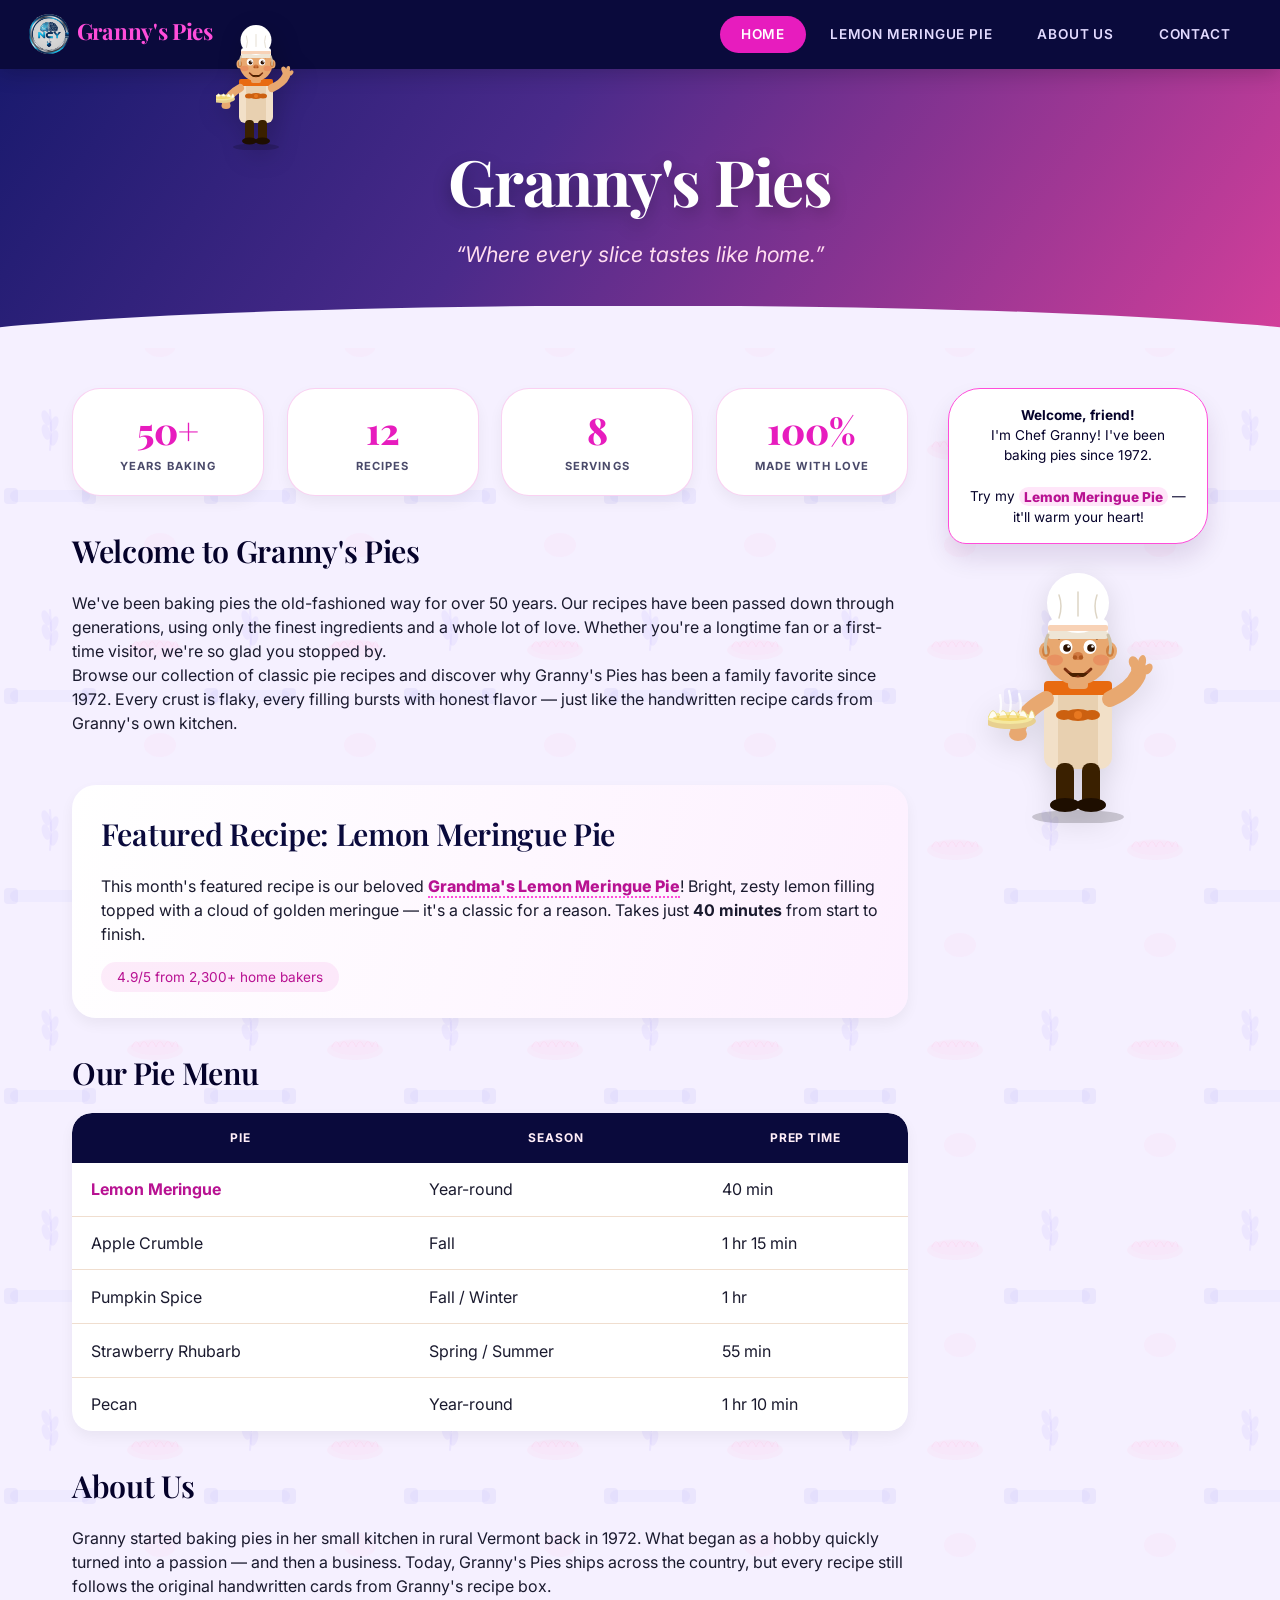
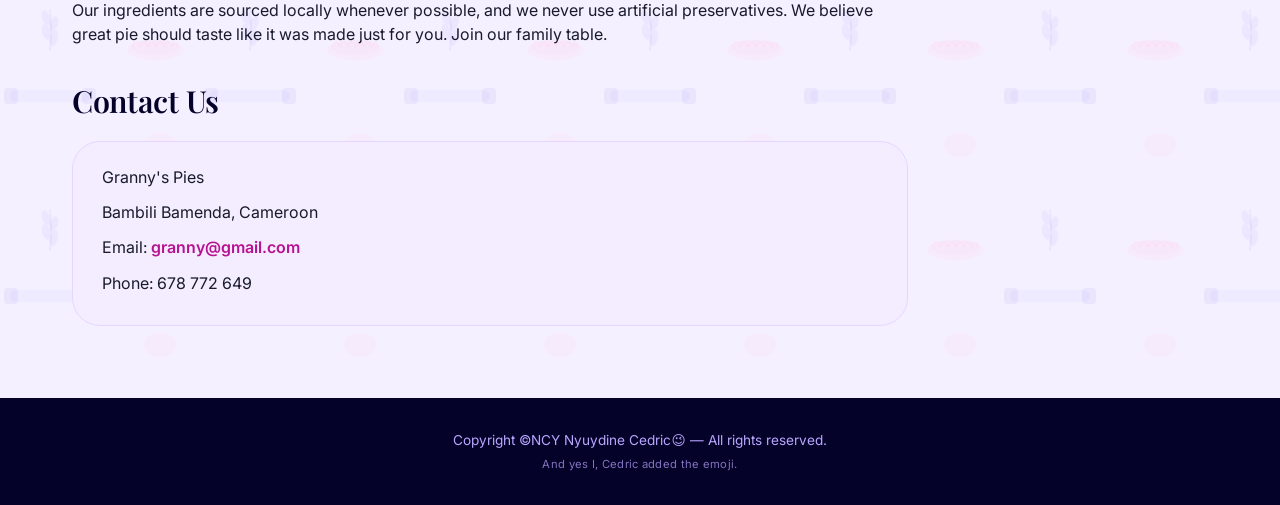
<file: index.html>
<!doctype html>
<html lang="en">
  <head>
    <meta charset="UTF-8" />
    <meta
      name="viewport"
      content="width=device-width, initial-scale=1.0, viewport-fit=cover"
    />
    <title>Granny's Pies | Homestyle Pie Recipes Since 1972 NCY</title>
    <meta
      name="description"
      content="Granny's Pies - authentic, heartwarming pie recipes passed down for generations. Try our famous Lemon Meringue Pie."
    />

    <!-- Google Fonts -->
    <link
      href="https://fonts.googleapis.com/css2?family=Playfair+Display:ital,wght@0,500;0,700;1,400;1,600&family=Inter:opsz,wght@14..32,300;14..32,400;14..32,600;14..32,700&display=swap"
      rel="stylesheet"
    />

    <!-- External CSS (your original file, untouched) -->
    <link rel="stylesheet" href="index.css" />

    <!-- ADDED: minimal animation CSS for the walking chef (does not affect any existing styling) -->
    <style>
      /* walking chef container - fixed positioning to roam the whole page */
      .walking-chef {
        position: fixed;
        z-index: 9999;
        pointer-events: none; /* so it never blocks clicks */
        will-change: left, top;
        filter: drop-shadow(4px 8px 12px rgba(0, 0, 0, 0.2));
        transition:
          left 0.02s linear,
          top 0.02s linear;
        animation: chefWalkBob 0.32s infinite alternate ease;
      }

      /* leg animations (targeting classes from walking-chef-defs) */
      .walking-chef .walk-leg-left {
        animation: legSwingLeft 0.38s infinite alternate;
        transform-origin: 67px 200px;
      }
      .walking-chef .walk-leg-right {
        animation: legSwingRight 0.38s infinite alternate;
        transform-origin: 93px 200px;
      }

      /* subtle body bounce to enhance walking feel */
      @keyframes chefWalkBob {
        0% {
          transform: translateY(0px);
        }
        100% {
          transform: translateY(-3.5px);
        }
      }

      @keyframes legSwingLeft {
        0% {
          transform: rotate(-12deg);
        }
        100% {
          transform: rotate(15deg);
        }
      }
      @keyframes legSwingRight {
        0% {
          transform: rotate(12deg);
        }
        100% {
          transform: rotate(-15deg);
        }
      }

      /* responsive scaling for very small screens (keeps chef visible) */
      @media (max-width: 680px) {
        .walking-chef svg {
          width: 70px;
          height: auto;
        }
      }
    </style>
  </head>
  <body>
    <nav class="main-nav">
      <div class="nav-container">
        <span class="nav-logo"
          ><img
            src="logo.jpg"
            alt="logo"
            style="height: 40px; border-radius: 50%"
          />Granny's Pies</span
        >

        <div class="nav-links">
          <a href="index.html" class="active">Home</a>
          <a href="pie.html">Lemon Meringue Pie</a>
          <a href="#about">About Us</a>
          <a href="#contact">Contact</a>
        </div>
      </div>
    </nav>

    <!-- HERO SECTION -->
    <header class="hero">
      <div class="hero-content">
        <h1>Granny's Pies</h1>
        <p class="tagline">“Where every slice tastes like home.”</p>
      </div>
    </header>

    <!-- MAIN LAYOUT: Content + Chef Sidebar -->
    <div class="page-body">
      <main class="content">
        <div class="stats fade-in">
          <div class="stat-card">
            <span class="num">50+</span>
            <span class="label">Years baking</span>
          </div>
          <div class="stat-card">
            <span class="num">12</span>
            <span class="label">Recipes</span>
          </div>
          <div class="stat-card">
            <span class="num">8</span>
            <span class="label">Servings</span>
          </div>
          <div class="stat-card">
            <span class="num">100%</span>
            <span class="label">Made with love</span>
          </div>
        </div>

        <section id="welcome" class="fade-in">
          <h2>Welcome to Granny's Pies</h2>
          <p>
            We've been baking pies the old-fashioned way for over 50 years. Our
            recipes have been passed down through generations, using only the
            finest ingredients and a whole lot of love. Whether you're a
            longtime fan or a first-time visitor, we're so glad you stopped by.
          </p>
          <p>
            Browse our collection of classic pie recipes and discover why
            Granny's Pies has been a family favorite since 1972. Every crust is
            flaky, every filling bursts with honest flavor — just like the
            handwritten recipe cards from Granny's own kitchen.
          </p>
        </section>

        <section class="featured fade-in">
          <h2>Featured Recipe: Lemon Meringue Pie</h2>
          <p>
            This month's featured recipe is our beloved
            <a href="pie.html" class="featured-link"
              >Grandma's Lemon Meringue Pie</a
            >! Bright, zesty lemon filling topped with a cloud of golden
            meringue — it's a classic for a reason. Takes just
            <strong>40 minutes</strong> from start to finish.
          </p>
          <div class="featured-tag">4.9/5 from 2,300+ home bakers</div>
        </section>

        <section id="menu" class="fade-in">
          <h2>Our Pie Menu</h2>
          <div class="table-wrapper">
            <table class="pie-table">
              <thead>
                <tr>
                  <th>Pie</th>
                  <th>Season</th>
                  <th>Prep Time</th>
                </tr>
              </thead>
              <tbody>
                <tr>
                  <td>
                    <a href="pie.html" class="pie-link">Lemon Meringue</a>
                  </td>
                  <td>Year-round</td>
                  <td>40 min</td>
                </tr>
                <tr>
                  <td>Apple Crumble</td>
                  <td>Fall</td>
                  <td>1 hr 15 min</td>
                </tr>
                <tr>
                  <td>Pumpkin Spice</td>
                  <td>Fall / Winter</td>
                  <td>1 hr</td>
                </tr>
                <tr>
                  <td>Strawberry Rhubarb</td>
                  <td>Spring / Summer</td>
                  <td>55 min</td>
                </tr>
                <tr>
                  <td>Pecan</td>
                  <td>Year-round</td>
                  <td>1 hr 10 min</td>
                </tr>
              </tbody>
            </table>
          </div>
        </section>

        <section id="about" class="fade-in">
          <h2>About Us</h2>
          <p>
            Granny started baking pies in her small kitchen in rural Vermont
            back in 1972. What began as a hobby quickly turned into a passion —
            and then a business. Today, Granny's Pies ships across the country,
            but every recipe still follows the original handwritten cards from
            Granny's recipe box.
          </p>
          <p>
            Our ingredients are sourced locally whenever possible, and we never
            use artificial preservatives. We believe great pie should taste like
            it was made just for you. Join our family table.
          </p>
        </section>

        <section id="contact" class="fade-in">
          <h2>Contact Us</h2>
          <address class="contact-block">
            <div class="contact-line">Granny's Pies</div>
            <div class="contact-line">Bambili Bamenda, Cameroon</div>
            <div class="contact-line">
              Email:
              <a href="mailto:granny@gmail.com">granny@gmail.com</a>
            </div>
            <div class="contact-line">Phone: 678 772 649</div>
          </address>
        </section>
      </main>

      <!-- RIGHT: Sticky chef sidebar (static, original) -->
      <aside class="chef-sidebar">
        <div class="speech-bubble">
          <p>
            <strong>Welcome, friend!</strong><br />
            I'm Chef Granny! I've been baking pies since 1972.<br /><br />
            Try my
            <a href="pie.html" class="bubble-link">Lemon Meringue Pie</a> —
            it'll warm your heart!
          </p>
        </div>
        <div class="chef-wrapper">
          <svg
            width="180"
            height="260"
            viewBox="0 0 160 260"
            xmlns="http://www.w3.org/2000/svg"
            aria-label="Chef Granny character"
          >
            <use href="#chef-svg-defs"></use>
          </svg>
        </div>
      </aside>
    </div>

    <footer class="site-footer">
      <div class="footer-content">
        <p>Copyright &copy;NCY Nyuydine Cedric😉 — All rights reserved.</p>
        <p class="footer-tagline">And yes I, Cedric added the emoji.</p>
      </div>
    </footer>

    <!-- Hidden SVG definitions (original static + walking version with leg classes) -->
    <svg style="display: none">
      <defs>
        <!-- Original chef (static, used in sidebar) -->
        <g id="chef-svg-defs">
          <ellipse cx="80" cy="254" rx="46" ry="7" fill="rgba(0,0,0,0.18)" />
          <rect x="46" y="122" width="68" height="84" rx="12" fill="#F2E0C8" />
          <rect x="60" y="122" width="40" height="84" rx="4" fill="#E8D0B0" />
          <ellipse cx="80" cy="152" rx="14" ry="6" fill="#CC6010" />
          <ellipse cx="66" cy="152" rx="8" ry="5" fill="#CC6010" />
          <ellipse cx="94" cy="152" rx="8" ry="5" fill="#CC6010" />
          <circle cx="80" cy="152" r="4" fill="#E87820" />
          <rect x="46" y="118" width="68" height="14" rx="4" fill="#E86A10" />
          <g class="pie-float">
            <path
              d="M48 136 Q26 148 20 165"
              stroke="#E8A870"
              stroke-width="16"
              stroke-linecap="round"
              fill="none"
            />
            <ellipse cx="20" cy="171" rx="9" ry="7" fill="#E8A870" />
            <ellipse cx="12" cy="158" rx="26" ry="8" fill="#E8D090" />
            <ellipse cx="12" cy="155" rx="23" ry="6" fill="#F5E8A0" />
            <path
              d="M-10 155 Q-5 140 0 155 Q5 140 10 155 Q15 140 20 155 Q25 140 30 155 Q34 140 37 155"
              fill="#FFFCF0"
              stroke="#E8D870"
              stroke-width="0.8"
            />
            <ellipse
              cx="12"
              cy="155"
              rx="17"
              ry="3"
              fill="#F0C840"
              opacity="0.55"
            />
            <path
              class="steam1"
              d="M2 150 Q4 141 2 132"
              stroke="rgba(255,255,255,0.8)"
              stroke-width="2.2"
              stroke-linecap="round"
              fill="none"
            />
            <path
              class="steam2"
              d="M12 148 Q14 138 11 128"
              stroke="rgba(255,255,255,0.8)"
              stroke-width="2.2"
              stroke-linecap="round"
              fill="none"
            />
            <path
              class="steam3"
              d="M22 150 Q24 140 21 131"
              stroke="rgba(255,255,255,0.8)"
              stroke-width="2.2"
              stroke-linecap="round"
              fill="none"
            />
          </g>
          <g class="chef-arm-right">
            <path
              d="M112 136 Q134 126 140 112"
              stroke="#E8A870"
              stroke-width="16"
              stroke-linecap="round"
              fill="none"
            />
            <ellipse cx="141" cy="106" rx="8" ry="7" fill="#E8A870" />
            <ellipse
              cx="136"
              cy="100"
              rx="5"
              ry="7"
              fill="#E8A870"
              transform="rotate(-22 136 100)"
            />
            <ellipse
              cx="144"
              cy="99"
              rx="4"
              ry="7"
              fill="#E8A870"
              transform="rotate(10 144 99)"
            />
            <ellipse
              cx="150"
              cy="106"
              rx="4"
              ry="6"
              fill="#E8A870"
              transform="rotate(32 150 106)"
            />
          </g>
          <rect x="58" y="200" width="18" height="44" rx="8" fill="#3A2000" />
          <rect x="84" y="200" width="18" height="44" rx="8" fill="#3A2000" />
          <ellipse cx="67" cy="242" rx="15" ry="7" fill="#1E0E00" />
          <ellipse cx="93" cy="242" rx="15" ry="7" fill="#1E0E00" />
          <rect x="70" y="106" width="20" height="20" rx="4" fill="#E8A870" />
          <ellipse cx="80" cy="88" rx="33" ry="34" fill="#E8A870" />
          <ellipse cx="48" cy="88" rx="7" ry="9" fill="#E8A870" />
          <ellipse cx="112" cy="88" rx="7" ry="9" fill="#E8A870" />
          <ellipse cx="48" cy="88" rx="4" ry="6" fill="#D08040" />
          <ellipse cx="112" cy="88" rx="4" ry="6" fill="#D08040" />
          <g class="chef-eyes">
            <ellipse cx="68" cy="84" rx="6.5" ry="7" fill="white" />
            <ellipse cx="92" cy="84" rx="6.5" ry="7" fill="white" />
            <circle cx="69" cy="85" r="3.8" fill="#2A1000" />
            <circle cx="93" cy="85" r="3.8" fill="#2A1000" />
            <circle cx="70.5" cy="83.5" r="1.3" fill="white" />
            <circle cx="94.5" cy="83.5" r="1.3" fill="white" />
          </g>
          <path
            d="M61 75 Q68 71 74 74"
            stroke="#4A2000"
            stroke-width="2.8"
            stroke-linecap="round"
            fill="none"
          />
          <path
            d="M86 74 Q92 71 99 75"
            stroke="#4A2000"
            stroke-width="2.8"
            stroke-linecap="round"
            fill="none"
          />
          <ellipse cx="80" cy="93" rx="5" ry="4" fill="#D07840" />
          <circle cx="77" cy="94.5" r="2.2" fill="#B05820" />
          <circle cx="83" cy="94.5" r="2.2" fill="#B05820" />
          <ellipse
            cx="57"
            cy="97"
            rx="8"
            ry="5.5"
            fill="#E86040"
            opacity="0.32"
          />
          <ellipse
            cx="103"
            cy="97"
            rx="8"
            ry="5.5"
            fill="#E86040"
            opacity="0.32"
          />
          <path
            d="M67 106 Q80 120 93 106"
            stroke="#7A3010"
            stroke-width="2.8"
            stroke-linecap="round"
            fill="none"
          />
          <rect x="50" y="56" width="60" height="20" rx="6" fill="white" />
          <rect x="50" y="68" width="60" height="8" rx="3" fill="#EEE5D5" />
          <ellipse cx="80" cy="40" rx="31" ry="30" fill="white" />
          <rect
            x="50"
            y="62"
            width="60"
            height="6"
            rx="2"
            fill="#E86A10"
            opacity="0.3"
          />
          <path
            d="M61 55 Q65 43 61 32"
            stroke="#DDD5C5"
            stroke-width="1.5"
            stroke-linecap="round"
            fill="none"
          />
          <path
            d="M80 53 Q80 41 80 29"
            stroke="#DDD5C5"
            stroke-width="1.5"
            stroke-linecap="round"
            fill="none"
          />
          <path
            d="M99 55 Q95 43 99 32"
            stroke="#DDD5C5"
            stroke-width="1.5"
            stroke-linecap="round"
            fill="none"
          />
          <path d="M70 110 Q75 117 80 112 Q85 117 90 110" fill="#4A2000" />
          <path
            d="M50 72 Q46 80 48 90"
            stroke="#CCC0A8"
            stroke-width="3"
            stroke-linecap="round"
            fill="none"
          />
          <path
            d="M110 72 Q114 80 112 90"
            stroke="#CCC0A8"
            stroke-width="3"
            stroke-linecap="round"
            fill="none"
          />
        </g>

        <!-- Walking chef (same visual, legs have animation classes) -->
        <g id="walking-chef-defs">
          <ellipse cx="80" cy="254" rx="46" ry="7" fill="rgba(0,0,0,0.18)" />
          <rect x="46" y="122" width="68" height="84" rx="12" fill="#F2E0C8" />
          <rect x="60" y="122" width="40" height="84" rx="4" fill="#E8D0B0" />
          <ellipse cx="80" cy="152" rx="14" ry="6" fill="#CC6010" />
          <ellipse cx="66" cy="152" rx="8" ry="5" fill="#CC6010" />
          <ellipse cx="94" cy="152" rx="8" ry="5" fill="#CC6010" />
          <circle cx="80" cy="152" r="4" fill="#E87820" />
          <rect x="46" y="118" width="68" height="14" rx="4" fill="#E86A10" />
          <!-- left arm holding pie -->
          <path
            d="M48 136 Q26 148 20 165"
            stroke="#E8A870"
            stroke-width="16"
            stroke-linecap="round"
            fill="none"
          />
          <ellipse cx="20" cy="171" rx="9" ry="7" fill="#E8A870" />
          <ellipse cx="12" cy="158" rx="26" ry="8" fill="#E8D090" />
          <ellipse cx="12" cy="155" rx="23" ry="6" fill="#F5E8A0" />
          <path
            d="M-10 155 Q-5 140 0 155 Q5 140 10 155 Q15 140 20 155 Q25 140 30 155 Q34 140 37 155"
            fill="#FFFCF0"
            stroke="#E8D870"
            stroke-width="0.8"
          />
          <ellipse
            cx="12"
            cy="155"
            rx="17"
            ry="3"
            fill="#F0C840"
            opacity="0.55"
          />
          <!-- right arm waving -->
          <path
            d="M112 136 Q134 126 140 112"
            stroke="#E8A870"
            stroke-width="16"
            stroke-linecap="round"
            fill="none"
          />
          <ellipse cx="141" cy="106" rx="8" ry="7" fill="#E8A870" />
          <ellipse
            cx="136"
            cy="100"
            rx="5"
            ry="7"
            fill="#E8A870"
            transform="rotate(-22 136 100)"
          />
          <ellipse
            cx="144"
            cy="99"
            rx="4"
            ry="7"
            fill="#E8A870"
            transform="rotate(10 144 99)"
          />
          <ellipse
            cx="150"
            cy="106"
            rx="4"
            ry="6"
            fill="#E8A870"
            transform="rotate(32 150 106)"
          />
          <!-- LEGS with classes for walking animation (targeted by CSS) -->
          <rect
            class="walk-leg-left"
            x="58"
            y="200"
            width="18"
            height="44"
            rx="8"
            fill="#3A2000"
          />
          <rect
            class="walk-leg-right"
            x="84"
            y="200"
            width="18"
            height="44"
            rx="8"
            fill="#3A2000"
          />
          <ellipse cx="67" cy="242" rx="15" ry="7" fill="#1E0E00" />
          <ellipse cx="93" cy="242" rx="15" ry="7" fill="#1E0E00" />
          <rect x="70" y="106" width="20" height="20" rx="4" fill="#E8A870" />
          <ellipse cx="80" cy="88" rx="33" ry="34" fill="#E8A870" />
          <ellipse cx="48" cy="88" rx="7" ry="9" fill="#E8A870" />
          <ellipse cx="112" cy="88" rx="7" ry="9" fill="#E8A870" />
          <ellipse cx="48" cy="88" rx="4" ry="6" fill="#D08040" />
          <ellipse cx="112" cy="88" rx="4" ry="6" fill="#D08040" />
          <g class="chef-eyes-walk">
            <ellipse cx="68" cy="84" rx="6.5" ry="7" fill="white" />
            <ellipse cx="92" cy="84" rx="6.5" ry="7" fill="white" />
            <circle cx="69" cy="85" r="3.8" fill="#2A1000" />
            <circle cx="93" cy="85" r="3.8" fill="#2A1000" />
            <circle cx="70.5" cy="83.5" r="1.3" fill="white" />
            <circle cx="94.5" cy="83.5" r="1.3" fill="white" />
          </g>
          <path
            d="M61 75 Q68 71 74 74"
            stroke="#4A2000"
            stroke-width="2.8"
            stroke-linecap="round"
            fill="none"
          />
          <path
            d="M86 74 Q92 71 99 75"
            stroke="#4A2000"
            stroke-width="2.8"
            stroke-linecap="round"
            fill="none"
          />
          <ellipse cx="80" cy="93" rx="5" ry="4" fill="#D07840" />
          <circle cx="77" cy="94.5" r="2.2" fill="#B05820" />
          <circle cx="83" cy="94.5" r="2.2" fill="#B05820" />
          <ellipse
            cx="57"
            cy="97"
            rx="8"
            ry="5.5"
            fill="#E86040"
            opacity="0.32"
          />
          <ellipse
            cx="103"
            cy="97"
            rx="8"
            ry="5.5"
            fill="#E86040"
            opacity="0.32"
          />
          <path
            d="M67 106 Q80 120 93 106"
            stroke="#7A3010"
            stroke-width="2.8"
            stroke-linecap="round"
            fill="none"
          />
          <rect x="50" y="56" width="60" height="20" rx="6" fill="white" />
          <rect x="50" y="68" width="60" height="8" rx="3" fill="#EEE5D5" />
          <ellipse cx="80" cy="40" rx="31" ry="30" fill="white" />
          <rect
            x="50"
            y="62"
            width="60"
            height="6"
            rx="2"
            fill="#E86A10"
            opacity="0.3"
          />
          <path
            d="M61 55 Q65 43 61 32"
            stroke="#DDD5C5"
            stroke-width="1.5"
            stroke-linecap="round"
            fill="none"
          />
          <path
            d="M80 53 Q80 41 80 29"
            stroke="#DDD5C5"
            stroke-width="1.5"
            stroke-linecap="round"
            fill="none"
          />
          <path
            d="M99 55 Q95 43 99 32"
            stroke="#DDD5C5"
            stroke-width="1.5"
            stroke-linecap="round"
            fill="none"
          />
          <path d="M70 110 Q75 117 80 112 Q85 117 90 110" fill="#4A2000" />
          <path
            d="M50 72 Q46 80 48 90"
            stroke="#CCC0A8"
            stroke-width="3"
            stroke-linecap="round"
            fill="none"
          />
          <path
            d="M110 72 Q114 80 112 90"
            stroke="#CCC0A8"
            stroke-width="3"
            stroke-linecap="round"
            fill="none"
          />
        </g>
      </defs>
    </svg>

    <!-- ADDED: walking chef element that moves around the whole page perimeter -->
    <div
      id="walkingChef"
      class="walking-chef"
      style="position: fixed; left: 20px; top: 20px"
    >
      <svg
        viewBox="0 0 160 260"
        width="80"
        height="130"
        xmlns="http://www.w3.org/2000/svg"
      >
        <use href="#walking-chef-defs"></use>
      </svg>
    </div>

    <!-- Script for walking perimeter + original fade-in observer (unchanged) -->
    <script>
      // ----- PERIMETER WALKING ANIMATION (legs move, chef walks all four edges) -----
      (function () {
        const chef = document.getElementById("walkingChef");
        if (!chef) return;

        const CHEF_W = 80; // matches svg width
        const CHEF_H = 130; // matches svg height aspect
        const MARGIN = 20; // distance from edges
        let viewW = window.innerWidth;
        let viewH = window.innerHeight;
        let topLen = 0,
          rightLen = 0,
          bottomLen = 0,
          leftLen = 0;
        let perimeterTotal = 0;
        let distance = 0; // distance travelled along perimeter (px)
        let lastTimestamp = null;
        const SPEED = 125; // pixels per second (pleasant walking speed)

        function updatePerimeter() {
          viewW = window.innerWidth;
          viewH = window.innerHeight;
          topLen = Math.max(0, viewW - 2 * MARGIN - CHEF_W);
          rightLen = Math.max(0, viewH - 2 * MARGIN - CHEF_H);
          bottomLen = Math.max(0, viewW - 2 * MARGIN - CHEF_W);
          leftLen = Math.max(0, viewH - 2 * MARGIN - CHEF_H);
          perimeterTotal = topLen + rightLen + bottomLen + leftLen;
          // fallback for extremely small screens
          if (perimeterTotal <= 0.01) {
            perimeterTotal = (viewW + viewH) * 2;
            topLen = Math.max(0, viewW - CHEF_W - 10);
            rightLen = Math.max(0, viewH - CHEF_H - 10);
            bottomLen = Math.max(0, viewW - CHEF_W - 10);
            leftLen = Math.max(0, viewH - CHEF_H - 10);
          }
        }

        // returns {left, top} in pixels based on distance along perimeter
        function getPositionFromDistance(dist) {
          if (perimeterTotal <= 0) return { left: MARGIN, top: MARGIN };
          let d = dist % perimeterTotal;
          // top edge (left → right)
          if (d <= topLen) {
            return { left: MARGIN + d, top: MARGIN };
          }
          d -= topLen;
          // right edge (top → bottom)
          if (d <= rightLen) {
            return { left: viewW - MARGIN - CHEF_W, top: MARGIN + d };
          }
          d -= rightLen;
          // bottom edge (right → left)
          if (d <= bottomLen) {
            return {
              left: viewW - MARGIN - CHEF_W - d,
              top: viewH - MARGIN - CHEF_H,
            };
          }
          d -= bottomLen;
          // left edge (bottom → top)
          return { left: MARGIN, top: viewH - MARGIN - CHEF_H - d };
        }

        function updateChefPosition() {
          const pos = getPositionFromDistance(distance);
          chef.style.left = pos.left + "px";
          chef.style.top = pos.top + "px";
        }

        function moveChef(deltaSec) {
          if (!perimeterTotal || perimeterTotal <= 0) return;
          distance = (distance + SPEED * deltaSec) % perimeterTotal;
          updateChefPosition();
        }

        function walkAnimation(nowMs) {
          if (!lastTimestamp) {
            lastTimestamp = nowMs;
            requestAnimationFrame(walkAnimation);
            return;
          }
          let delta = Math.min(0.033, (nowMs - lastTimestamp) / 1000);
          if (delta > 0.001) moveChef(delta);
          lastTimestamp = nowMs;
          requestAnimationFrame(walkAnimation);
        }

        function handleResize() {
          let oldPerim = perimeterTotal;
          let fraction = oldPerim > 0 ? (distance % oldPerim) / oldPerim : 0;
          updatePerimeter();
          if (perimeterTotal > 0) {
            distance = fraction * perimeterTotal;
          } else {
            distance = 0;
          }
          updateChefPosition();
        }

        // initialise
        updatePerimeter();
        distance = 15; // start a bit after top-left corner
        updateChefPosition();
        lastTimestamp = null;
        requestAnimationFrame(walkAnimation);
        window.addEventListener("resize", handleResize);
      })();

      // ----- ORIGINAL FADE-IN OBSERVER (preserved, untouched) -----
      const observer = new IntersectionObserver(
        (entries) => {
          entries.forEach((entry) => {
            if (entry.isIntersecting) {
              entry.target.classList.add("visible");
              observer.unobserve(entry.target);
            }
          });
        },
        { threshold: 0.12, rootMargin: "0px 0px -20px 0px" },
      );
      document
        .querySelectorAll(".fade-in")
        .forEach((el) => observer.observe(el));
    </script>
  </body>
</html>
</file>
<file: index.css>
/* ---------- CSS RESET & BASE VARIABLES (Blue + Pink) ---------- */
:root {
  --pink: #e71cbe;
  --pink-lt: #ff4dda;
  --pink-dk: #b81292;
  --pink-pale: #ffe6f9;
  --navy: #0a0a3c;
  --navy-dark: #05022a;
  --cream: #fff9f2;
  --text-dark: #1a1a2e;
  --text-muted: #4a4a6a;
  --card-white: #ffffff;
  --shadow-sm: 0 6px 14px rgba(0, 0, 0, 0.05);
  --shadow-md: 0 12px 28px rgba(0, 0, 0, 0.08);
  --shadow-hover: 0 20px 32px rgba(0, 0, 0, 0.12);
  --transition-default: all 0.25s cubic-bezier(0.2, 0.9, 0.4, 1.1);
}

* {
  margin: 0;
  padding: 0;
  box-sizing: border-box;
}

html {
  scroll-behavior: smooth;
}

body {
  font-family: "Inter", system-ui, -apple-system, sans-serif;
  background-color: #f5f0ff;
  background-image: url("data:image/svg+xml,%3Csvg xmlns='http://www.w3.org/2000/svg' width='200' height='200'%3E%3Crect x='10' y='90' width='80' height='12' rx='6' fill='%23B8B0FF' opacity='0.1'/%3E%3Crect x='4' y='88' width='14' height='16' rx='4' fill='%239080F0' opacity='0.1'/%3E%3Crect x='82' y='88' width='14' height='16' rx='4' fill='%239080F0' opacity='0.1'/%3E%3Cellipse cx='155' cy='50' rx='28' ry='10' fill='%23FFB8E0' opacity='0.1'/%3E%3Cellipse cx='155' cy='47' rx='24' ry='8' fill='%23FFD0F0' opacity='0.1'/%3E%3Cpath d='M132 47 Q136 36 140 47 Q144 36 148 47 Q152 36 156 47 Q160 36 164 47 Q168 36 172 47 Q176 36 178 47' fill='%23FFE0FF' stroke='%23FFB0D0' stroke-width='0.8' opacity='0.2'/%3E%3Cpath d='M50 10 Q52 30 50 50' stroke='%23A090FF' stroke-width='2' stroke-linecap='round' fill='none' opacity='0.1'/%3E%3Cellipse cx='46' cy='18' rx='4' ry='8' fill='%23A090FF' opacity='0.1' transform='rotate(-20 46 18)'/%3E%3Cellipse cx='54' cy='24' rx='4' ry='8' fill='%23A090FF' opacity='0.1' transform='rotate(20 54 24)'/%3E%3Cellipse cx='46' cy='32' rx='4' ry='8' fill='%23A090FF' opacity='0.1' transform='rotate(-15 46 32)'/%3E%3Cellipse cx='54' cy='38' rx='4' ry='8' fill='%23A090FF' opacity='0.1' transform='rotate(15 54 38)'/%3E%3Cellipse cx='160' cy='145' rx='16' ry='12' fill='%23FFC0E8' opacity='0.1'/%3E%3C/svg%3E");
  background-repeat: repeat;
  background-size: 200px 200px;
  color: var(--text-dark);
  line-height: 1.5;
}

/* ---------- TYPOGRAPHY & LINKS ---------- */
h1, h2, h3, .nav-logo, .stat-card .num {
  font-family: "Playfair Display", serif;
}

h2 {
  font-size: 1.9rem;
  font-weight: 600;
  color: var(--navy-dark);
  margin-bottom: 1.1rem;
  letter-spacing: -0.01em;
}

a {
  color: var(--pink-dk);
  text-decoration: none;
  font-weight: 600;
  transition: var(--transition-default);
}

a:hover {
  color: var(--pink);
  text-decoration: underline;
}

/* ---------- NAVIGATION (navy background) ---------- */
.main-nav {
  background: var(--navy);
  position: sticky;
  top: 0;
  z-index: 200;
  box-shadow: 0 4px 20px rgba(0, 0, 0, 0.2);
}

.nav-container {
  max-width: 1280px;
  margin: 0 auto;
  display: flex;
  justify-content: space-between;
  align-items: center;
  flex-wrap: wrap;
  padding: 0 1.8rem;
  align-items: center;
}

.nav-logo {
  font-size: 1.4rem;
  font-weight: 700;
  color: var(--pink-lt);
  letter-spacing: -0.3px;
  padding: 0.9rem 0;
  align-items: center;
}
.nav-container img {
  margin-right: 0.5rem;
  vertical-align: middle;
  border-radius: 50%;
}

.nav-links {
  display: flex;
  gap: 0.2rem;
}

.nav-links a {
  color: #e2daff;
  font-weight: 600;
  font-size: 0.85rem;
  text-transform: uppercase;
  letter-spacing: 0.06em;
  padding: 0.5rem 1.3rem;
  border-radius: 40px;
  transition: all 0.2s ease;
}

.nav-links a:hover,
.nav-links a.active {
  background: var(--pink);
  color: #ffffff;
  text-decoration: none;
}

/* ---------- HERO SECTION (blue to pink gradient) ---------- */
.hero {
  background: linear-gradient(125deg, #1a1a6e 0%, #4a2a8a 40%, #d43f9a 100%);
  padding: 4rem 1.5rem 4.8rem;
  text-align: center;
  position: relative;
  overflow: hidden;
}

.hero::after {
  content: "";
  position: absolute;
  bottom: -2px;
  left: 0;
  right: 0;
  height: 44px;
  background: #f5f0ff;
  clip-path: ellipse(58% 100% at 50% 100%);
}

.hero-content {
  position: relative;
  z-index: 2;
  max-width: 780px;
  margin: 0 auto;
}

.hero h1 {
  font-family: "Playfair Display", serif;
  font-size: 4rem;
  color: #ffffff;
  text-shadow: 0 6px 18px rgba(0, 0, 0, 0.3);
  letter-spacing: -0.02em;
  animation: fadeDown 0.85s ease forwards;
}

.tagline {
  font-size: 1.35rem;
  font-style: italic;
  color: #ffdcf0;
  margin-top: 0.6rem;
  animation: fadeDown 0.85s 0.2s ease forwards;
  opacity: 0;
  animation-fill-mode: forwards;
}



/* ---------- MAIN LAYOUT: GRID + SIDEBAR ---------- */
.page-body {
  max-width: 1200px;
  margin: 2.5rem auto;
  padding: 0 2rem;
  display: grid;
  grid-template-columns: 1fr 260px;
  gap: 2.5rem;
  align-items: start;
}

/* ---------- STATS CARDS ---------- */
.stats {
  display: grid;
  grid-template-columns: repeat(4, 1fr);
  gap: 1.4rem;
  margin-bottom: 2.8rem;
}

.stat-card {
  background: var(--card-white);
  border-radius: 28px;
  padding: 1.2rem 0.8rem;
  text-align: center;
  box-shadow: var(--shadow-sm);
  transition: var(--transition-default);
  border: 1px solid rgba(231, 28, 190, 0.2);
}

.stat-card:hover {
  transform: translateY(-6px);
  box-shadow: var(--shadow-hover);
  border-color: var(--pink-lt);
}

.stat-card .num {
  font-size: 2.3rem;
  font-weight: 800;
  color: var(--pink);
  display: block;
  line-height: 1.2;
}

.stat-card .label {
  font-size: 0.7rem;
  text-transform: uppercase;
  font-weight: 700;
  letter-spacing: 0.1em;
  color: var(--text-muted);
}

/* ---------- FEATURED SECTION ---------- */
.featured {
  background: linear-gradient(105deg, #ffffff 0%, #fdf0ff 100%);
  border-radius: 24px;
  padding: 1.6rem 1.8rem;
  margin-bottom: 2.5rem;
  box-shadow: var(--shadow-sm);
  position: relative;
  margin-top: 50px;
}



.featured h2 {
  border-left: none;
  padding-left: 0;
  color: var(--navy);
}

.featured-link {
  font-weight: 800;
  border-bottom: 2px dotted var(--pink-lt);
}

.featured-tag {
  margin-top: 1rem;
  font-size: 0.85rem;
  color: var(--pink-dk);
  background: rgba(231, 28, 190, 0.08);
  display: inline-block;
  padding: 0.3rem 1rem;
  border-radius: 40px;
}

/* ---------- TABLE STYLES ---------- */
.table-wrapper {
  overflow-x: auto;
  border-radius: 20px;
  margin-bottom: 0.8rem;
  box-shadow: var(--shadow-sm);
}

.pie-table {
  width: 100%;
  border-collapse: collapse;
  background: white;
  border-radius: 20px;
  overflow: hidden;
}

.pie-table th {
  background: var(--navy);
  color: #ffeef8;
  font-weight: 700;
  font-size: 0.75rem;
  text-transform: uppercase;
  letter-spacing: 0.08em;
  padding: 1rem 1.2rem;
}

.pie-table td {
  padding: 0.9rem 1.2rem;
  border-bottom: 1px solid #f0decf;
  color: var(--text-dark);
}

.pie-table tr:last-child td {
  border-bottom: none;
}

.pie-table tr:hover td {
  background: #f9efff;
  transition: background 0.2s;
}

.pie-link {
  font-weight: 700;
  color: var(--pink-dk);
}

/* ---------- CONTACT & ADDRESS ---------- */
.contact-block {
  font-style: normal;
  background: #f3edff;
  padding: 1.3rem 1.8rem;
  border-radius: 28px;
  line-height: 1.8;
  border: 1px solid #e6d6ff;
}

.contact-line {
  margin-bottom: 0.4rem;
}

/* ---------- SIDEBAR: CHEF + SPEECH BUBBLE ---------- */
.chef-sidebar {
  position: sticky;
  top: 90px;
  display: flex;
  flex-direction: column;
  align-items: center;
  gap: 1.2rem;
}

.speech-bubble {
  background: #ffffff;
  border-radius: 32px 32px 32px 18px;
  padding: 1rem 1.2rem;
  width: 100%;
  position: relative;
  box-shadow: 0 14px 24px rgba(60, 0, 80, 0.12);
  border: 1px solid var(--pink-lt);
  text-align: center;
  transition: transform 0.2s;
}

.speech-bubble:hover {
  transform: scale(1.01);
}

.speech-bubble p {
  font-size: 0.85rem;
  line-height: 1.5;
  color: var(--navy-dark);
}

.bubble-link {
  font-weight: 800;
  background: var(--pink-pale);
  padding: 0.1rem 0.3rem;
  border-radius: 12px;
  color: var(--pink-dk);
}

.chef-wrapper {
  animation: bounce 3.2s ease-in-out infinite;
  filter: drop-shadow(0 8px 14px rgba(0, 0, 0, 0.12));
}



/* ---------- WALKING CHEF ---------- */
.walking-chef-container {
  position: fixed;
  bottom: 20px;
  left: 0;
  width: 100%;
  pointer-events: none;
  z-index: 100;
  overflow-x: hidden;
}

.walking-chef {
  position: absolute;
  bottom: 0;
  left: 100%;
  width: 90px;
  animation: walkAcross 14s linear infinite;
  filter: drop-shadow(2px 4px 8px rgba(0, 0, 0, 0.25));
}

@keyframes walkAcross {
  0% {
    transform: translateX(0) scaleX(1);
    left: 100%;
  }
  49.9% {
    transform: translateX(0) scaleX(1);
  }
  50% {
    transform: translateX(0) scaleX(-1);
    left: -90px;
  }
  100% {
    transform: translateX(0) scaleX(-1);
    left: -90px;
  }
}

/* Leg swinging animation for walking chef */
.walk-leg-left,
.walk-leg-right {
  animation: legSwing 0.6s ease-in-out infinite alternate;
}

.walk-leg-left {
  transform-origin: 67px 200px;
  animation-delay: 0s;
}

.walk-leg-right {
  transform-origin: 93px 200px;
  animation-delay: 0.3s;
}

@keyframes legSwing {
  0% {
    transform: rotate(-12deg);
  }
  100% {
    transform: rotate(12deg);
  }
}

.walking-svg {
  width: 100%;
  height: auto;
}

/* ---------- FOOTER ---------- */
.site-footer {
  background: var(--navy-dark);
  color: #b8a6ff;
  text-align: center;
  padding: 2rem 1rem;
  margin-top: 2rem;
  font-size: 0.85rem;
}

.footer-tagline {
  font-size: 0.7rem;
  opacity: 0.7;
  margin-top: 0.4rem;
  letter-spacing: 0.3px;
}

/* ---------- FADE-IN animation (Intersection Observer) ---------- */
.fade-in {
  opacity: 0;
  transform: translateY(24px);
  transition: opacity 0.7s cubic-bezier(0.2, 0.9, 0.4, 1.1), transform 0.7s ease;
  margin-bottom: 2rem;
}

.fade-in.visible {
  opacity: 1;
  transform: translateY(0);
}

/* ---------- CHEF SVG ANIMATIONS (static sidebar) ---------- */
@keyframes wave {
  0%, 100% { transform: rotate(0deg); }
  20% { transform: rotate(-30deg); }
  50% { transform: rotate(14deg); }
  70% { transform: rotate(-18deg); }
}
.chef-arm-right {
  transform-origin: 112px 135px;
  animation: wave 2.2s 1.8s ease-in-out 5;
}

@keyframes pieFloat {
  0%, 100% { transform: translateY(0); }
  50% { transform: translateY(-7px); }
}
.pie-float {
  animation: pieFloat 2.8s 2s ease-in-out infinite;
}

@keyframes steam {
  0% { opacity: 0; transform: translateY(0); }
  40% { opacity: 0.7; }
  100% { opacity: 0; transform: translateY(-20px) scaleX(1.5); }
}
.steam1 { animation: steam 1.9s 2.3s ease-out infinite; }
.steam2 { animation: steam 1.9s 2.8s ease-out infinite; }
.steam3 { animation: steam 1.9s 3.3s ease-out infinite; }

@keyframes blink {
  0%, 93%, 100% { transform: scaleY(1); }
  95% { transform: scaleY(0.08); }
}
.chef-eyes {
  animation: blink 4.5s 2.5s ease-in-out infinite;
  transform-origin: 80px 84px;
}

@keyframes bounce {
  0%, 100% { transform: translateY(0); }
  50% { transform: translateY(-5px); }
}
.chef-wrapper {
  animation: bounce 3s 3s ease-in-out infinite;
}

@keyframes fadeDown {
  from { opacity: 0; transform: translateY(-28px); }
  to { opacity: 1; transform: translateY(0); }
}

/* ---------- RESPONSIVE DESIGN ---------- */
@media (max-width: 860px) {
  .page-body {
    grid-template-columns: 1fr;
    gap: 2rem;
    padding: 0 1.2rem;
  }
  .chef-sidebar {
    position: relative;
    top: 0;
    order: 2;
    flex-direction: row;
    flex-wrap: wrap;
    justify-content: center;
    margin-top: 0.5rem;
  }
  .speech-bubble {
    max-width: 260px;
  }
  .stats {
    gap: 0.8rem;
  }
  .hero h1 {
    font-size: 2.8rem;
  }
  .nav-container {
    flex-direction: column;
    gap: 0.5rem;
    padding: 0.5rem 1rem;
  }
  
 
  .nav-links a {
    padding: 0.10rem 0.15rem;
    font-size: 0.65rem;
  }

  .walking-chef {
    width: 70px;
  }
}

@media (max-width: 560px) {
  .stats {
    grid-template-columns: repeat(2, 1fr);
  }
  h2 {
    font-size: 1.6rem;
  }
  .hero h1 {
    font-size: 2.3rem;
  }
  .tagline {
    font-size: 1.1rem;
  }
  .page-body {
    padding: 0 1rem;
  }
  .walking-chef {
    width: 60px;
    bottom: 10px;
  }
}


/* ---------- WALKING CHEF (responsive, full perimeter – requires JS) ---------- */
.walking-chef {
  position: fixed;
  z-index: 9999;
  pointer-events: none;
  will-change: left, top;
  filter: drop-shadow(4px 8px 12px rgba(0, 0, 0, 0.2));
  transition: left 0.02s linear, top 0.02s linear;
  animation: chefWalkBob 0.32s infinite alternate ease;
}

/* Animated legs – works at any scale */
.walking-chef .walk-leg-left {
  animation: legSwingLeft 0.38s infinite alternate;
  transform-origin: 67px 200px;
}
.walking-chef .walk-leg-right {
  animation: legSwingRight 0.38s infinite alternate;
  transform-origin: 93px 200px;
}

@keyframes chefWalkBob {
  0% { transform: translateY(0px); }
  100% { transform: translateY(-3.5px); }
}
@keyframes legSwingLeft {
  0% { transform: rotate(-12deg); }
  100% { transform: rotate(15deg); }
}
@keyframes legSwingRight {
  0% { transform: rotate(12deg); }
  100% { transform: rotate(-15deg); }
}

/* Responsive chef size – scales on smaller screens */
.walking-chef svg {
  width: 80px;
  height: auto;
}
@media (max-width: 860px) {
  .walking-chef svg {
    width: 70px;
  }
}
@media (max-width: 560px) {
  .walking-chef svg {
    width: 60px;
  }
}
</file>
